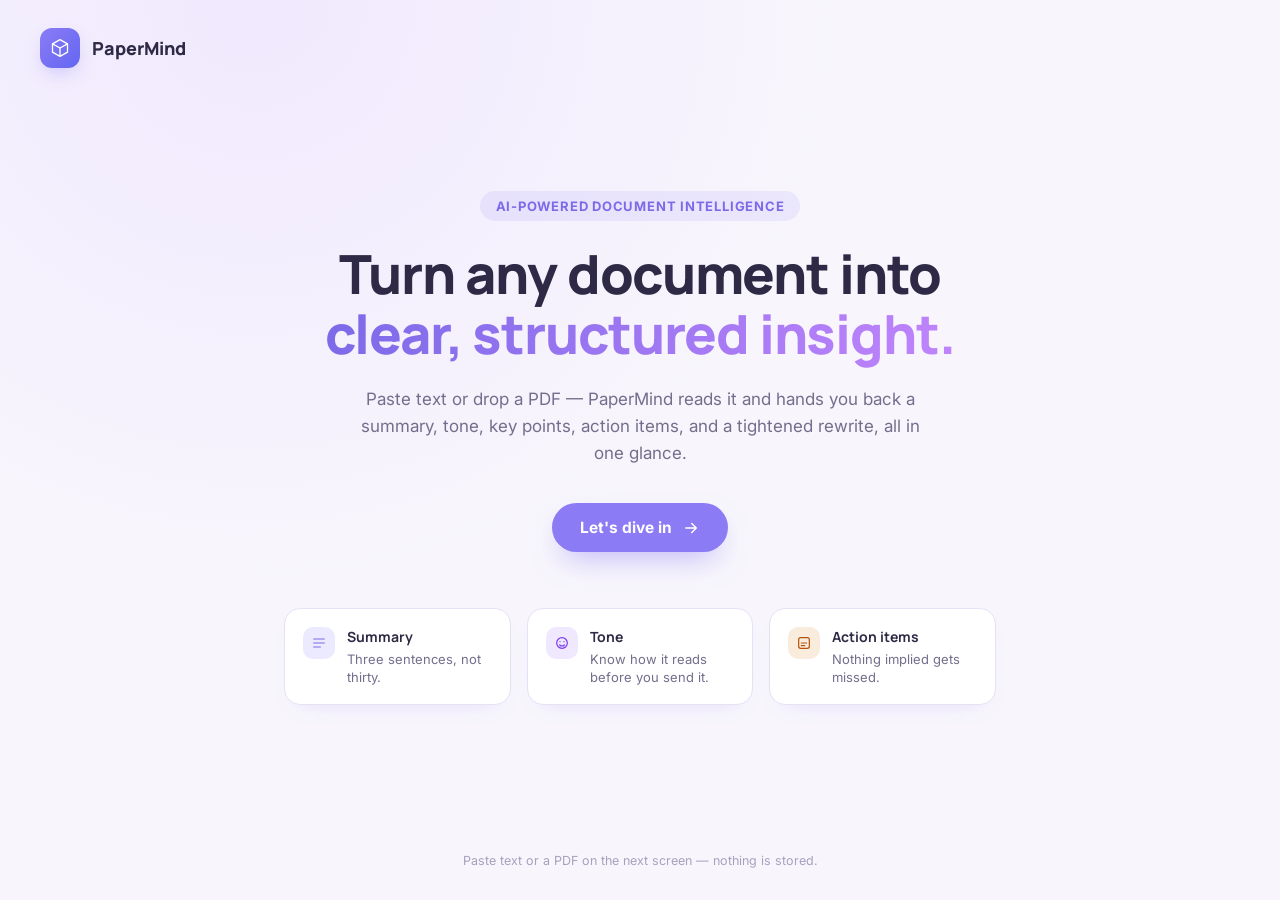
<file: doc-intelligence/frontend/index.html>
<!DOCTYPE html>
<html lang="en">
<head>
<meta charset="UTF-8">
<meta name="viewport" content="width=device-width, initial-scale=1.0">
<title>PaperMind — AI-Powered Document Intelligence</title>
<link rel="preconnect" href="https://fonts.googleapis.com">
<link href="https://fonts.googleapis.com/css2?family=Manrope:wght@500;600;700;800&family=Inter:wght@400;500;600;700&display=swap" rel="stylesheet">
<link rel="stylesheet" href="style.css">
<link rel="stylesheet" href="landing.css">
</head>
<body class="landing-body">

<div class="landing">

  <header class="landing-topbar">
    <div class="brand">
      <div class="brand-mark">
        <svg width="20" height="20" viewBox="0 0 24 24" fill="none" xmlns="http://www.w3.org/2000/svg">
          <path d="M12 2L3 7v10l9 5 9-5V7l-9-5z" stroke="currentColor" stroke-width="1.6" stroke-linejoin="round"/>
          <path d="M3 7l9 5 9-5" stroke="currentColor" stroke-width="1.6" stroke-linejoin="round"/>
          <path d="M12 12v10" stroke="currentColor" stroke-width="1.6"/>
        </svg>
      </div>
      <span class="brand-name">PaperMind</span>
    </div>
  </header>

  <main class="hero">
    <span class="hero-eyebrow">AI-Powered Document Intelligence</span>
    <h1 class="hero-title">
      Turn any document into<br>
      <span class="hero-title-accent">clear, structured insight.</span>
    </h1>
    <p class="hero-subtitle">
      Paste text or drop a PDF — PaperMind reads it and hands you back a
      summary, tone, key points, action items, and a tightened rewrite,
      all in one glance.
    </p>
    <a class="hero-cta" href="app.html">
      <span>Let's dive in</span>
      <svg width="18" height="18" viewBox="0 0 24 24" fill="none" xmlns="http://www.w3.org/2000/svg">
        <path d="M5 12h14M13 6l6 6-6 6" stroke="currentColor" stroke-width="2" stroke-linecap="round" stroke-linejoin="round"/>
      </svg>
    </a>

    <div class="hero-preview">
      <div class="preview-card">
        <span class="preview-icon preview-icon-summary">
          <svg width="16" height="16" viewBox="0 0 24 24" fill="none"><path d="M4 6h16M4 12h16M4 18h10" stroke="currentColor" stroke-width="1.8" stroke-linecap="round"/></svg>
        </span>
        <div>
          <p class="preview-label">Summary</p>
          <p class="preview-text">Three sentences, not thirty.</p>
        </div>
      </div>
      <div class="preview-card">
        <span class="preview-icon preview-icon-tone">
          <svg width="16" height="16" viewBox="0 0 24 24" fill="none"><circle cx="12" cy="12" r="8" stroke="currentColor" stroke-width="1.8"/><path d="M9 10h.01M15 10h.01M8.5 15c1 1 2.2 1.5 3.5 1.5s2.5-.5 3.5-1.5" stroke="currentColor" stroke-width="1.8" stroke-linecap="round"/></svg>
        </span>
        <div>
          <p class="preview-label">Tone</p>
          <p class="preview-text">Know how it reads before you send it.</p>
        </div>
      </div>
      <div class="preview-card">
        <span class="preview-icon preview-icon-actions">
          <svg width="16" height="16" viewBox="0 0 24 24" fill="none"><rect x="4" y="4" width="16" height="16" rx="3" stroke="currentColor" stroke-width="1.8"/><path d="M8 12h8M8 16h5" stroke="currentColor" stroke-width="1.8" stroke-linecap="round"/></svg>
        </span>
        <div>
          <p class="preview-label">Action items</p>
          <p class="preview-text">Nothing implied gets missed.</p>
        </div>
      </div>
    </div>
  </main>

  <footer class="landing-footer">
    <p>Paste text or a PDF on the next screen — nothing is stored.</p>
  </footer>

</div>

</body>
</html>
</file>
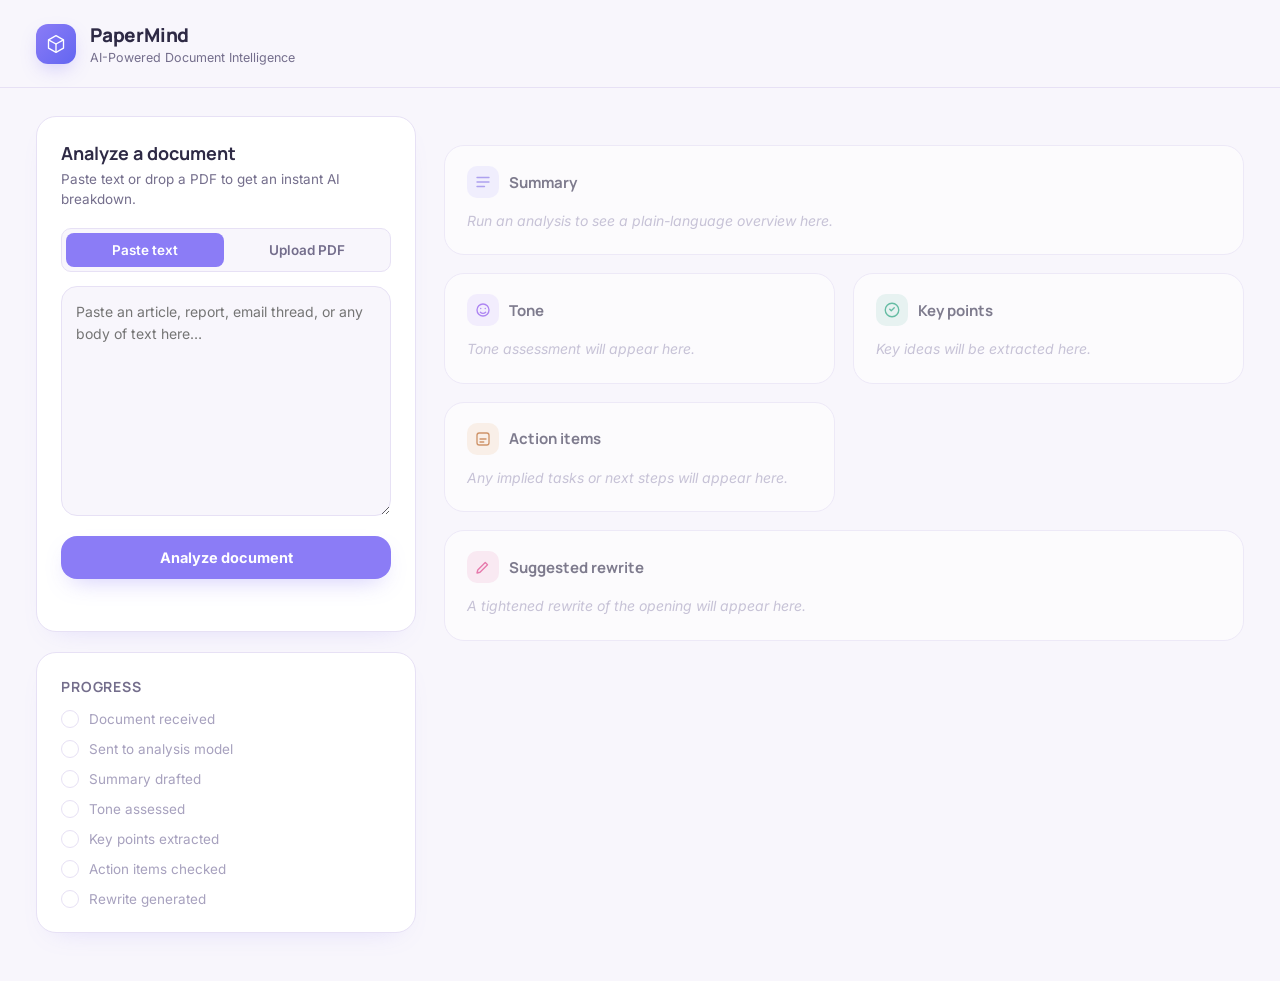
<file: doc-intelligence/frontend/app.html>
<!DOCTYPE html>
<html lang="en">
<head>
<meta charset="UTF-8">
<meta name="viewport" content="width=device-width, initial-scale=1.0">
<title>PaperMind — Analyze a Document</title>
<link rel="preconnect" href="https://fonts.googleapis.com">
<link href="https://fonts.googleapis.com/css2?family=Manrope:wght@500;600;700;800&family=Inter:wght@400;500;600;700&display=swap" rel="stylesheet">
<link rel="stylesheet" href="style.css">
</head>
<body>

<div class="app">

  <header class="topbar">
    <div class="brand">
      <a class="brand-mark" href="index.html" aria-label="Back to home">
        <svg width="20" height="20" viewBox="0 0 24 24" fill="none" xmlns="http://www.w3.org/2000/svg">
          <path d="M12 2L3 7v10l9 5 9-5V7l-9-5z" stroke="currentColor" stroke-width="1.6" stroke-linejoin="round"/>
          <path d="M3 7l9 5 9-5" stroke="currentColor" stroke-width="1.6" stroke-linejoin="round"/>
          <path d="M12 12v10" stroke="currentColor" stroke-width="1.6"/>
        </svg>
      </a>
      <div>
        <h1>PaperMind</h1>
        <p class="brand-sub">AI-Powered Document Intelligence</p>
      </div>
    </div>
  </header>

  <main class="layout">

    <!-- LEFT: intake panel -->
    <section class="panel intake-panel">
      <div class="panel-card">
        <h2 class="panel-title">Analyze a document</h2>
        <p class="panel-sub">Paste text or drop a PDF to get an instant AI breakdown.</p>

        <div class="segmented" role="tablist">
          <button class="segment active" data-mode="paste" type="button">Paste text</button>
          <button class="segment" data-mode="upload" type="button">Upload PDF</button>
        </div>

        <div class="mode-panel active" data-panel="paste">
          <textarea id="textInput" placeholder="Paste an article, report, email thread, or any body of text here…"></textarea>
        </div>

        <div class="mode-panel" data-panel="upload">
          <label class="dropzone" id="dropzone" for="fileInput">
            <div class="dropzone-icon">
              <svg width="28" height="28" viewBox="0 0 24 24" fill="none" xmlns="http://www.w3.org/2000/svg">
                <path d="M12 16V4M12 4l-4 4M12 4l4 4" stroke="currentColor" stroke-width="1.7" stroke-linecap="round" stroke-linejoin="round"/>
                <path d="M4 16v3a2 2 0 002 2h12a2 2 0 002-2v-3" stroke="currentColor" stroke-width="1.7" stroke-linecap="round" stroke-linejoin="round"/>
              </svg>
            </div>
            <span class="dropzone-label" id="dropzoneLabel">Drop a PDF here, or click to browse</span>
            <span class="dropzone-hint">PDF only, up to a few pages for best results</span>
          </label>
          <input type="file" id="fileInput" accept="application/pdf" hidden>
        </div>

        <button class="primary-btn" id="analyzeBtn" type="button">
          <span id="analyzeBtnLabel">Analyze document</span>
          <span class="btn-spinner" id="btnSpinner" hidden></span>
        </button>

        <p class="error-line" id="errorLine"></p>
      </div>

      <div class="panel-card progress-card">
        <h3 class="panel-subtitle">Progress</h3>
        <ul class="progress-list" id="progressList"></ul>
      </div>
    </section>

    <!-- RIGHT: results -->
    <section class="panel results-panel">

      <div class="progress-bar-track" id="progressBarTrack">
        <div class="progress-bar-fill" id="progressBarFill"></div>
      </div>

      <div class="live-feed" id="liveFeed">
        <div class="live-feed-head">
          <span class="pulse-dot"></span>
          <span>Live model output</span>
        </div>
        <pre class="live-feed-text" id="liveFeedText"></pre>
      </div>

      <div class="cards-grid" id="cardGrid">

        <article class="result-card span-2" data-card="summary">
          <div class="result-card-head">
            <span class="result-icon icon-summary">
              <svg width="18" height="18" viewBox="0 0 24 24" fill="none"><path d="M4 6h16M4 12h16M4 18h10" stroke="currentColor" stroke-width="1.8" stroke-linecap="round"/></svg>
            </span>
            <h3>Summary</h3>
          </div>
          <div class="result-card-body">
            <p class="placeholder">Run an analysis to see a plain-language overview here.</p>
          </div>
        </article>

        <article class="result-card" data-card="tone">
          <div class="result-card-head">
            <span class="result-icon icon-tone">
              <svg width="18" height="18" viewBox="0 0 24 24" fill="none"><circle cx="12" cy="12" r="8" stroke="currentColor" stroke-width="1.8"/><path d="M9 10h.01M15 10h.01M8.5 15c1 1 2.2 1.5 3.5 1.5s2.5-.5 3.5-1.5" stroke="currentColor" stroke-width="1.8" stroke-linecap="round"/></svg>
            </span>
            <h3>Tone</h3>
          </div>
          <div class="result-card-body">
            <p class="placeholder">Tone assessment will appear here.</p>
          </div>
        </article>

        <article class="result-card" data-card="key_points">
          <div class="result-card-head">
            <span class="result-icon icon-keypoints">
              <svg width="18" height="18" viewBox="0 0 24 24" fill="none"><path d="M9 11l2 2 4-4" stroke="currentColor" stroke-width="1.8" stroke-linecap="round" stroke-linejoin="round"/><circle cx="12" cy="12" r="9" stroke="currentColor" stroke-width="1.8"/></svg>
            </span>
            <h3>Key points</h3>
          </div>
          <div class="result-card-body">
            <p class="placeholder">Key ideas will be extracted here.</p>
          </div>
        </article>

        <article class="result-card" data-card="action_items">
          <div class="result-card-head">
            <span class="result-icon icon-actions">
              <svg width="18" height="18" viewBox="0 0 24 24" fill="none"><rect x="4" y="4" width="16" height="16" rx="3" stroke="currentColor" stroke-width="1.8"/><path d="M8 12h8M8 16h5" stroke="currentColor" stroke-width="1.8" stroke-linecap="round"/></svg>
            </span>
            <h3>Action items</h3>
          </div>
          <div class="result-card-body">
            <p class="placeholder">Any implied tasks or next steps will appear here.</p>
          </div>
        </article>

        <article class="result-card span-2" data-card="suggested_rewrite">
          <div class="result-card-head">
            <span class="result-icon icon-rewrite">
              <svg width="18" height="18" viewBox="0 0 24 24" fill="none"><path d="M4 20l4-1 10-10-3-3L5 16l-1 4z" stroke="currentColor" stroke-width="1.8" stroke-linejoin="round"/></svg>
            </span>
            <h3>Suggested rewrite</h3>
          </div>
          <div class="result-card-body">
            <p class="placeholder">A tightened rewrite of the opening will appear here.</p>
          </div>
        </article>

      </div>
    </section>

  </main>
</div>

<script src="app.js"></script>
</body>
</html>
</file>
<file: doc-intelligence/frontend/style.css>
:root {
  --bg: #F8F6FC;
  --card: #FFFFFF;
  --card-soft: #F1ECFB;
  --border: #E7E1F5;
  --accent: #8B7CF6;
  --accent-soft: rgba(139, 124, 246, 0.12);
  --accent-strong: #7C6AE8;
  --text: #2E2A45;
  --text-soft: #746E8C;
  --text-faint: #A7A1BE;
  --success: #34C79A;
  --danger: #E4667A;
  --radius-lg: 20px;
  --radius-md: 16px;
  --radius-sm: 10px;

  --font-display: "Manrope", "Inter", sans-serif;
  --font-body: "Inter", sans-serif;
}

* { box-sizing: border-box; }

@media (prefers-reduced-motion: reduce) {
  *, *::before, *::after { animation-duration: 0.001ms !important; transition-duration: 0.001ms !important; }
}

html, body {
  margin: 0;
  min-height: 100%;
  background: var(--bg);
  color: var(--text);
  font-family: var(--font-body);
  -webkit-font-smoothing: antialiased;
}

.app {
  min-height: 100vh;
  display: flex;
  flex-direction: column;
}

/* ---------- Topbar ---------- */

.topbar {
  display: flex;
  align-items: center;
  justify-content: space-between;
  padding: 22px 36px;
  border-bottom: 1px solid var(--border);
}

.brand {
  display: flex;
  align-items: center;
  gap: 14px;
}

.brand-mark {
  text-decoration: none;
  cursor: pointer;
  width: 40px;
  height: 40px;
  border-radius: 12px;
  background: linear-gradient(135deg, var(--accent), #6366F1);
  display: flex;
  align-items: center;
  justify-content: center;
  color: white;
  box-shadow: 0 8px 20px -6px rgba(139, 124, 246, 0.45);
}

.brand h1 {
  font-family: var(--font-display);
  font-weight: 800;
  font-size: 19px;
  margin: 0;
  letter-spacing: -0.01em;
}

.brand-sub {
  margin: 2px 0 0;
  font-size: 12.5px;
  color: var(--text-soft);
}

.status-pill {
  display: flex;
  align-items: center;
  gap: 8px;
  background: var(--card);
  border: 1px solid var(--border);
  border-radius: 999px;
  padding: 7px 14px;
  font-size: 13px;
  font-weight: 500;
  color: var(--text-soft);
}

.status-dot {
  width: 7px;
  height: 7px;
  border-radius: 50%;
  background: var(--text-faint);
  transition: background 0.25s;
}

.status-dot.running { background: var(--accent); animation: dotPulse 1.1s infinite; }
.status-dot.done { background: var(--success); }
.status-dot.error { background: var(--danger); }

@keyframes dotPulse {
  0%, 100% { box-shadow: 0 0 0 0 rgba(139,124,246,0.4); }
  50% { box-shadow: 0 0 0 5px rgba(139,124,246,0); }
}

/* ---------- Layout ---------- */

.layout {
  flex: 1;
  display: grid;
  grid-template-columns: 380px 1fr;
  gap: 28px;
  padding: 28px 36px 48px;
}

@media (max-width: 960px) {
  .layout { grid-template-columns: 1fr; padding: 20px; }
}

.panel { display: flex; flex-direction: column; gap: 20px; }

/* ---------- Cards (shared) ---------- */

.panel-card {
  background: var(--card);
  border: 1px solid var(--border);
  border-radius: var(--radius-lg);
  padding: 24px;
  box-shadow: 0 12px 28px -18px rgba(139, 124, 246, 0.28);
}

.panel-title {
  font-family: var(--font-display);
  font-weight: 700;
  font-size: 18px;
  margin: 0 0 4px;
}

.panel-sub {
  margin: 0 0 18px;
  font-size: 13.5px;
  color: var(--text-soft);
  line-height: 1.5;
}

.panel-subtitle {
  font-family: var(--font-display);
  font-weight: 700;
  font-size: 14px;
  margin: 0 0 14px;
  color: var(--text-soft);
  text-transform: uppercase;
  letter-spacing: 0.06em;
}

/* ---------- Segmented control ---------- */

.segmented {
  display: flex;
  gap: 4px;
  background: var(--bg);
  border: 1px solid var(--border);
  border-radius: var(--radius-sm);
  padding: 4px;
  margin-bottom: 14px;
}

.segment {
  flex: 1;
  background: transparent;
  border: none;
  color: var(--text-soft);
  font-family: var(--font-body);
  font-size: 13.5px;
  font-weight: 600;
  padding: 9px 8px;
  border-radius: 8px;
  cursor: pointer;
  transition: background 0.18s ease, color 0.18s ease;
}

.segment.active {
  background: var(--accent);
  color: white;
}

.segment:not(.active):hover { color: var(--text); background: var(--card-soft); }

.mode-panel { display: none; }
.mode-panel.active { display: block; }

#textInput {
  width: 100%;
  min-height: 230px;
  resize: vertical;
  background: var(--bg);
  border: 1px solid var(--border);
  border-radius: var(--radius-md);
  color: var(--text);
  font-family: var(--font-body);
  font-size: 14px;
  line-height: 1.6;
  padding: 14px;
  transition: border-color 0.18s ease;
}

#textInput:focus {
  outline: none;
  border-color: var(--accent);
  box-shadow: 0 0 0 3px var(--accent-soft);
}

.dropzone {
  display: flex;
  flex-direction: column;
  align-items: center;
  justify-content: center;
  gap: 10px;
  min-height: 230px;
  border: 1.5px dashed var(--border);
  border-radius: var(--radius-md);
  cursor: pointer;
  text-align: center;
  padding: 24px;
  color: var(--text-soft);
  background: var(--bg);
  transition: border-color 0.2s ease, background 0.2s ease, transform 0.15s ease;
}

.dropzone:hover {
  border-color: var(--accent);
  background: var(--accent-soft);
}

.dropzone.dragover {
  border-color: var(--accent);
  background: var(--accent-soft);
  transform: scale(1.01);
}

.dropzone-icon {
  width: 52px;
  height: 52px;
  border-radius: 14px;
  background: var(--accent-soft);
  color: var(--accent-strong);
  display: flex;
  align-items: center;
  justify-content: center;
}

.dropzone-label {
  font-size: 14px;
  font-weight: 600;
  color: var(--text);
}

.dropzone-hint {
  font-size: 12px;
  color: var(--text-faint);
}

#textInput:focus-visible, .segment:focus-visible, .dropzone:focus-visible, .primary-btn:focus-visible {
  outline: 2px solid var(--accent-strong);
  outline-offset: 2px;
}

/* ---------- Primary button ---------- */

.primary-btn {
  width: 100%;
  margin-top: 16px;
  background: var(--accent);
  color: white;
  border: none;
  border-radius: var(--radius-md);
  padding: 13px;
  font-family: var(--font-body);
  font-weight: 700;
  font-size: 14.5px;
  cursor: pointer;
  display: flex;
  align-items: center;
  justify-content: center;
  gap: 10px;
  transition: transform 0.12s ease, box-shadow 0.12s ease, background 0.12s ease;
  box-shadow: 0 10px 24px -10px rgba(139,124,246,0.45);
}

.primary-btn:hover { transform: translateY(-1px); background: var(--accent-strong); }
.primary-btn:active { transform: translateY(0); }
.primary-btn:disabled { opacity: 0.6; cursor: not-allowed; transform: none; }

.btn-spinner {
  width: 15px;
  height: 15px;
  border-radius: 50%;
  border: 2px solid rgba(255,255,255,0.4);
  border-top-color: white;
  animation: spin 0.7s linear infinite;
}

@keyframes spin { to { transform: rotate(360deg); } }

.error-line {
  min-height: 16px;
  margin: 12px 0 0;
  font-size: 13px;
  color: var(--danger);
  line-height: 1.5;
}

/* ---------- Progress ledger ---------- */

.progress-list {
  list-style: none;
  margin: 0;
  padding: 0;
  display: flex;
  flex-direction: column;
  gap: 12px;
}

.progress-item {
  display: flex;
  align-items: center;
  gap: 10px;
  font-size: 13.5px;
  color: var(--text-faint);
  transition: color 0.2s ease;
}

.progress-item .tick {
  width: 18px;
  height: 18px;
  border-radius: 50%;
  border: 1.5px solid var(--border);
  display: flex;
  align-items: center;
  justify-content: center;
  flex-shrink: 0;
  transition: background 0.2s ease, border-color 0.2s ease;
}

.progress-item.done { color: var(--text); }
.progress-item.done .tick {
  background: var(--success);
  border-color: var(--success);
}

.progress-item.done .tick::after {
  content: "";
  width: 5px;
  height: 8px;
  border-right: 2px solid #FFFFFF;
  border-bottom: 2px solid #FFFFFF;
  transform: rotate(45deg) translate(-1px, -1px);
}

/* ---------- Results panel ---------- */

.progress-bar-track {
  height: 3px;
  border-radius: 3px;
  background: var(--border);
  overflow: hidden;
  opacity: 0;
  transition: opacity 0.25s ease;
}

.progress-bar-track.active { opacity: 1; }

.progress-bar-fill {
  height: 100%;
  width: 30%;
  background: linear-gradient(90deg, var(--accent), var(--accent-strong));
  border-radius: 3px;
  animation: barSlide 1.1s ease-in-out infinite;
}

@keyframes barSlide {
  0% { transform: translateX(-100%); }
  100% { transform: translateX(330%); }
}

.live-feed {
  background: var(--card);
  border: 1px solid var(--border);
  border-radius: var(--radius-md);
  overflow: hidden;
  max-height: 130px;
  display: none;
}

.live-feed.active { display: block; }

.live-feed-head {
  display: flex;
  align-items: center;
  gap: 8px;
  padding: 10px 16px;
  border-bottom: 1px solid var(--border);
  font-size: 12px;
  font-weight: 600;
  color: var(--text-soft);
  text-transform: uppercase;
  letter-spacing: 0.05em;
}

.pulse-dot {
  width: 6px; height: 6px; border-radius: 50%;
  background: var(--accent);
  animation: dotPulse 1s infinite;
}

.live-feed-text {
  margin: 0;
  padding: 10px 16px 14px;
  font-family: "SF Mono", ui-monospace, monospace;
  font-size: 11.5px;
  line-height: 1.6;
  color: var(--text-soft);
  white-space: pre-wrap;
  word-break: break-word;
  max-height: 90px;
  overflow-y: auto;
}

.cards-grid {
  display: grid;
  grid-template-columns: repeat(2, 1fr);
  gap: 18px;
}

@media (max-width: 700px) {
  .cards-grid { grid-template-columns: 1fr; }
}

.result-card {
  background: var(--card);
  border: 1px solid var(--border);
  border-radius: var(--radius-lg);
  padding: 20px 22px 22px;
  opacity: 0.6;
  transform: translateY(6px);
  transition: opacity 0.4s ease, transform 0.4s ease, border-color 0.2s ease, box-shadow 0.2s ease;
}

.result-card:hover {
  border-color: #D9CFF2;
  box-shadow: 0 16px 32px -18px rgba(139, 124, 246, 0.3);
}

.result-card.filled {
  opacity: 1;
  transform: translateY(0);
}

.span-2 { grid-column: span 2; }

@media (max-width: 700px) {
  .span-2 { grid-column: span 1; }
}

.result-card-head {
  display: flex;
  align-items: center;
  gap: 10px;
  margin-bottom: 12px;
}

.result-card-head h3 {
  font-family: var(--font-display);
  font-weight: 700;
  font-size: 15px;
  margin: 0;
}

.result-icon {
  width: 32px;
  height: 32px;
  border-radius: 10px;
  display: flex;
  align-items: center;
  justify-content: center;
  flex-shrink: 0;
}

.icon-summary { background: rgba(139,124,246,0.16); color: #7C6AE8; }
.icon-tone { background: rgba(139,92,246,0.14); color: #7C3AED; }
.icon-keypoints { background: rgba(5,150,105,0.14); color: #059669; }
.icon-actions { background: rgba(217,119,6,0.14); color: #B45309; }
.icon-rewrite { background: rgba(219,39,119,0.14); color: #DB2777; }

.result-card-body {
  font-size: 14px;
  line-height: 1.6;
  color: var(--text);
}

.result-card-body .placeholder {
  color: var(--text-faint);
  font-style: italic;
  margin: 0;
}

.result-card-body p { margin: 0; }

.tone-label {
  display: inline-block;
  font-size: 12.5px;
  font-weight: 700;
  background: rgba(139,92,246,0.14);
  color: #7C3AED;
  border-radius: 999px;
  padding: 4px 12px;
  margin-bottom: 10px;
}

.result-card-body ul {
  margin: 0;
  padding-left: 20px;
  display: flex;
  flex-direction: column;
  gap: 8px;
}

.result-card-body .empty-note {
  color: var(--text-faint);
  font-style: italic;
  margin: 0;
}
</file>
<file: doc-intelligence/frontend/landing.css>
.landing-body {
  background: radial-gradient(circle at 20% 0%, #F0E9FE 0%, #F8F6FC 45%), var(--bg);
}

.landing {
  min-height: 100vh;
  display: flex;
  flex-direction: column;
}

.landing-topbar {
  padding: 28px 40px;
}

.landing-topbar .brand {
  display: flex;
  align-items: center;
  gap: 12px;
}

.brand-name {
  font-family: var(--font-display);
  font-weight: 800;
  font-size: 18px;
  color: var(--text);
}

.hero {
  flex: 1;
  display: flex;
  flex-direction: column;
  align-items: center;
  justify-content: center;
  text-align: center;
  padding: 40px 24px 60px;
  max-width: 760px;
  margin: 0 auto;
}

.hero-eyebrow {
  display: inline-block;
  font-size: 13px;
  font-weight: 700;
  letter-spacing: 0.06em;
  text-transform: uppercase;
  color: var(--accent-strong);
  background: var(--accent-soft);
  padding: 7px 16px;
  border-radius: 999px;
  margin-bottom: 22px;
}

.hero-title {
  font-family: var(--font-display);
  font-weight: 800;
  font-size: clamp(34px, 5.5vw, 54px);
  line-height: 1.12;
  letter-spacing: -0.02em;
  color: var(--text);
  margin: 0 0 22px;
}

.hero-title-accent {
  background: linear-gradient(100deg, var(--accent-strong), #C084FC);
  -webkit-background-clip: text;
  background-clip: text;
  color: transparent;
}

.hero-subtitle {
  font-size: 17px;
  line-height: 1.6;
  color: var(--text-soft);
  max-width: 560px;
  margin: 0 0 36px;
}

.hero-cta {
  display: inline-flex;
  align-items: center;
  gap: 10px;
  background: var(--accent);
  color: #fff;
  font-family: var(--font-body);
  font-weight: 700;
  font-size: 15.5px;
  text-decoration: none;
  padding: 15px 28px;
  border-radius: 999px;
  box-shadow: 0 14px 30px -10px rgba(139, 124, 246, 0.55);
  transition: transform 0.15s ease, box-shadow 0.15s ease, background 0.15s ease;
}

.hero-cta:hover {
  transform: translateY(-2px);
  background: var(--accent-strong);
  box-shadow: 0 18px 34px -10px rgba(139, 124, 246, 0.6);
}

.hero-cta svg {
  transition: transform 0.15s ease;
}

.hero-cta:hover svg {
  transform: translateX(3px);
}

.hero-preview {
  display: grid;
  grid-template-columns: repeat(3, 1fr);
  gap: 16px;
  margin-top: 56px;
  width: 100%;
}

@media (max-width: 700px) {
  .hero-preview { grid-template-columns: 1fr; }
}

.preview-card {
  background: var(--card);
  border: 1px solid var(--border);
  border-radius: var(--radius-md);
  padding: 18px;
  display: flex;
  align-items: flex-start;
  gap: 12px;
  text-align: left;
  box-shadow: 0 10px 24px -16px rgba(139, 124, 246, 0.3);
  transition: transform 0.15s ease, box-shadow 0.15s ease;
}

.preview-card:hover {
  transform: translateY(-3px);
  box-shadow: 0 16px 30px -16px rgba(139, 124, 246, 0.4);
}

.preview-icon {
  width: 32px;
  height: 32px;
  border-radius: 10px;
  display: flex;
  align-items: center;
  justify-content: center;
  flex-shrink: 0;
}

.preview-icon-summary { background: rgba(139,124,246,0.16); color: #7C6AE8; }
.preview-icon-tone { background: rgba(139,92,246,0.14); color: #7C3AED; }
.preview-icon-actions { background: rgba(217,119,6,0.14); color: #B45309; }

.preview-label {
  font-family: var(--font-display);
  font-weight: 700;
  font-size: 14px;
  margin: 0 0 4px;
  color: var(--text);
}

.preview-text {
  font-size: 13px;
  line-height: 1.4;
  color: var(--text-soft);
  margin: 0;
}

.landing-footer {
  text-align: center;
  padding: 20px;
  font-size: 12.5px;
  color: var(--text-faint);
}
</file>
